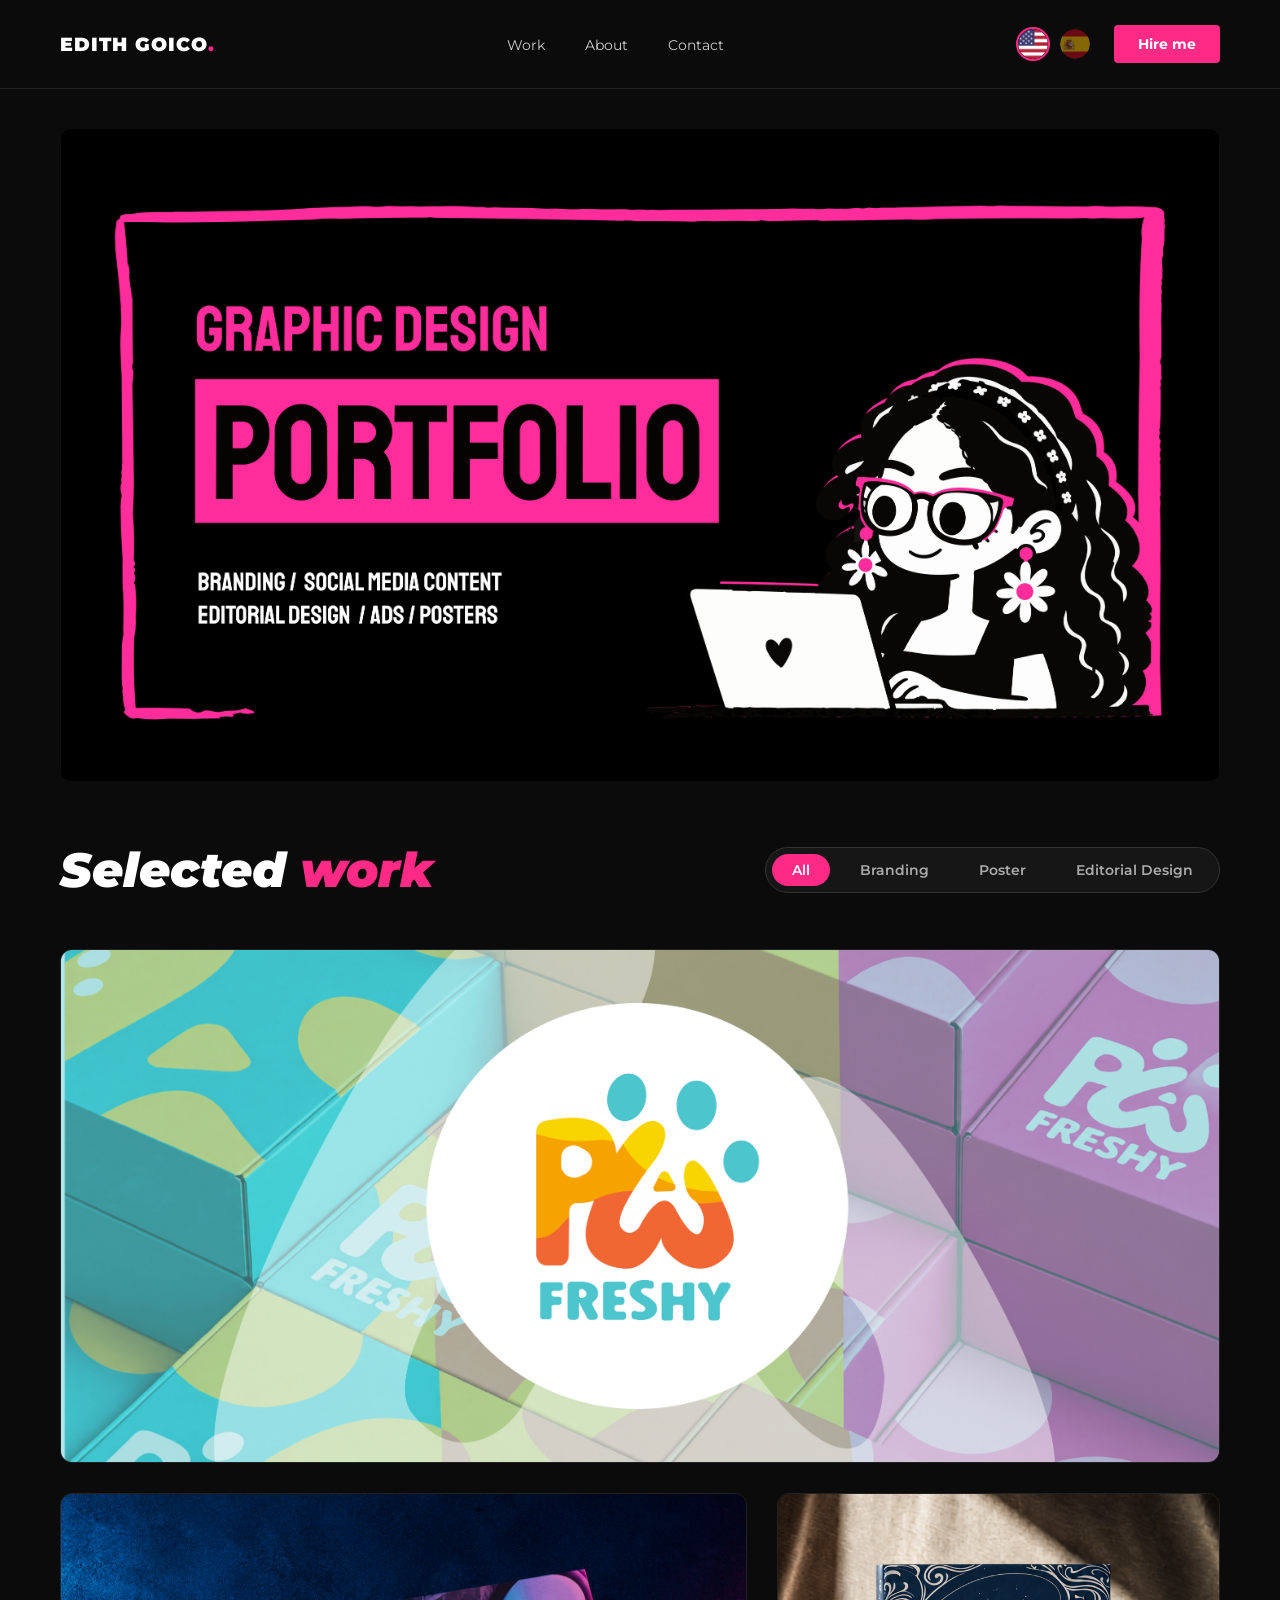
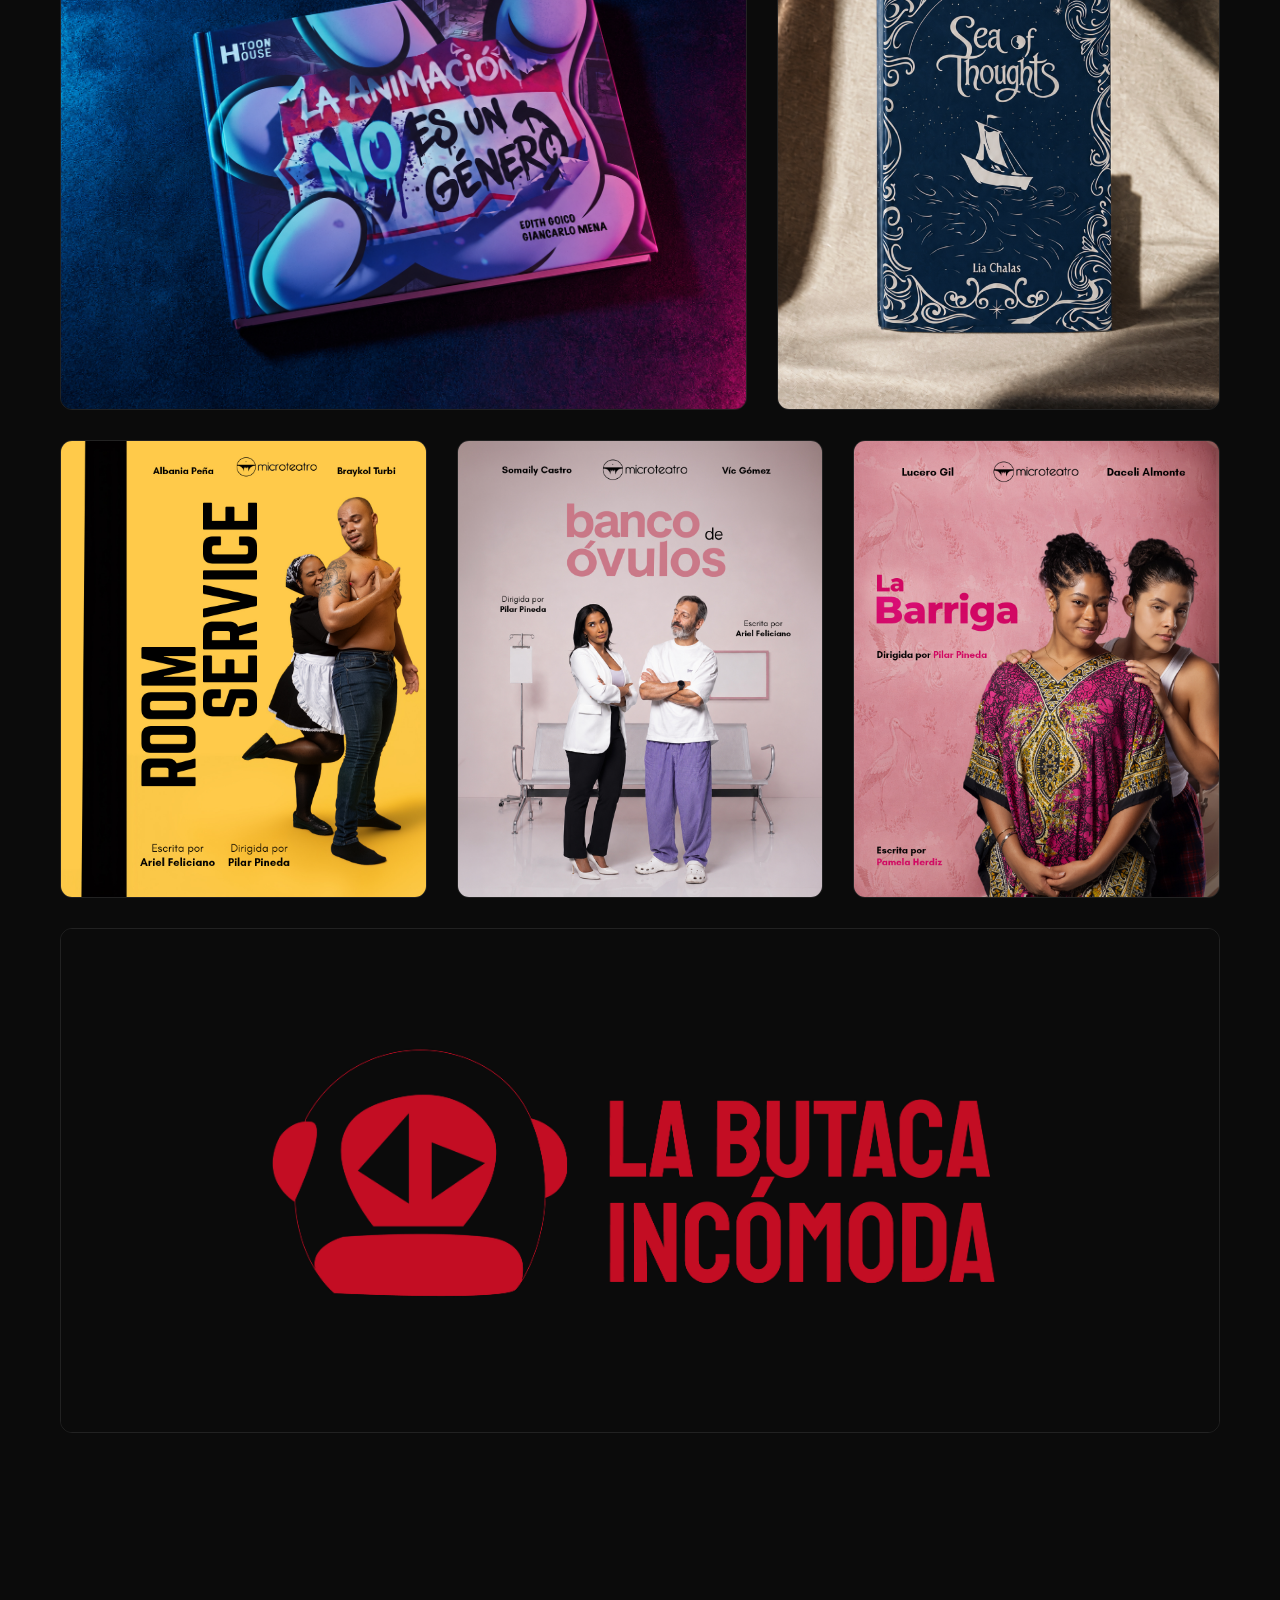
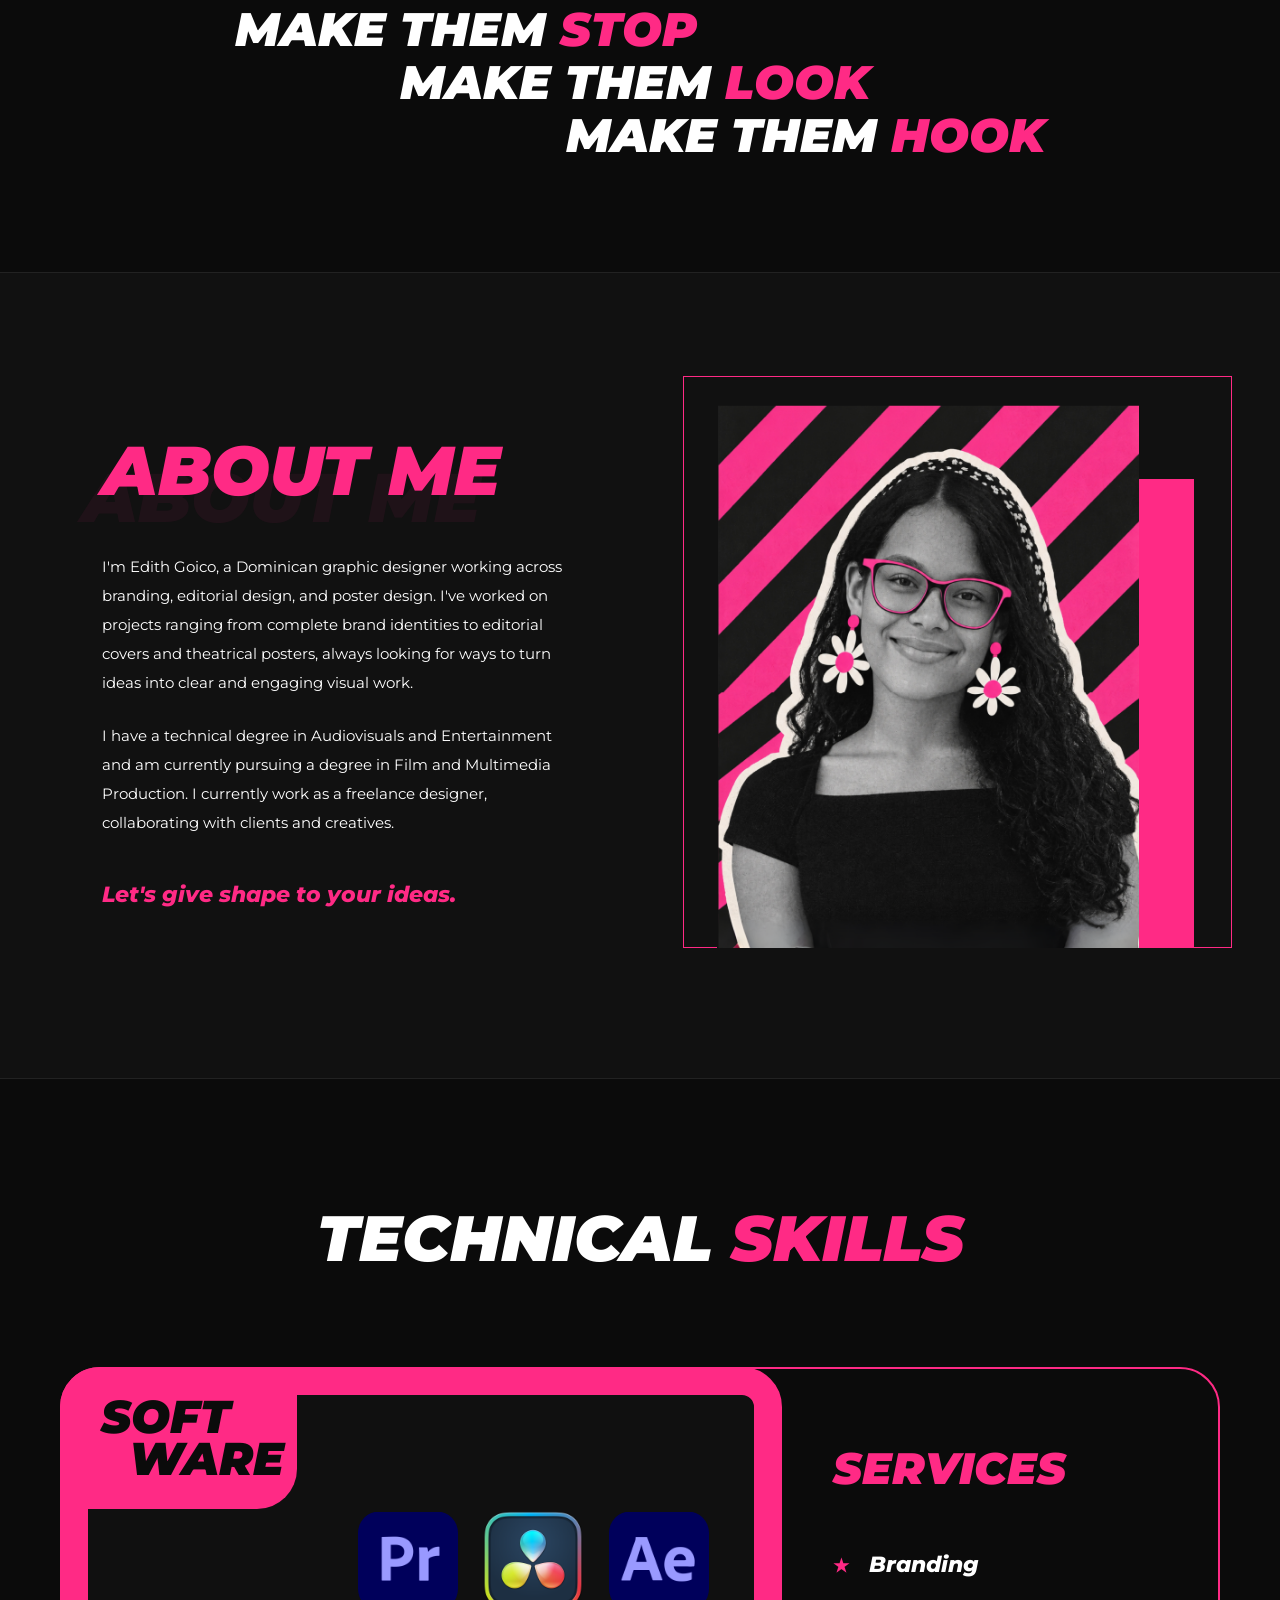
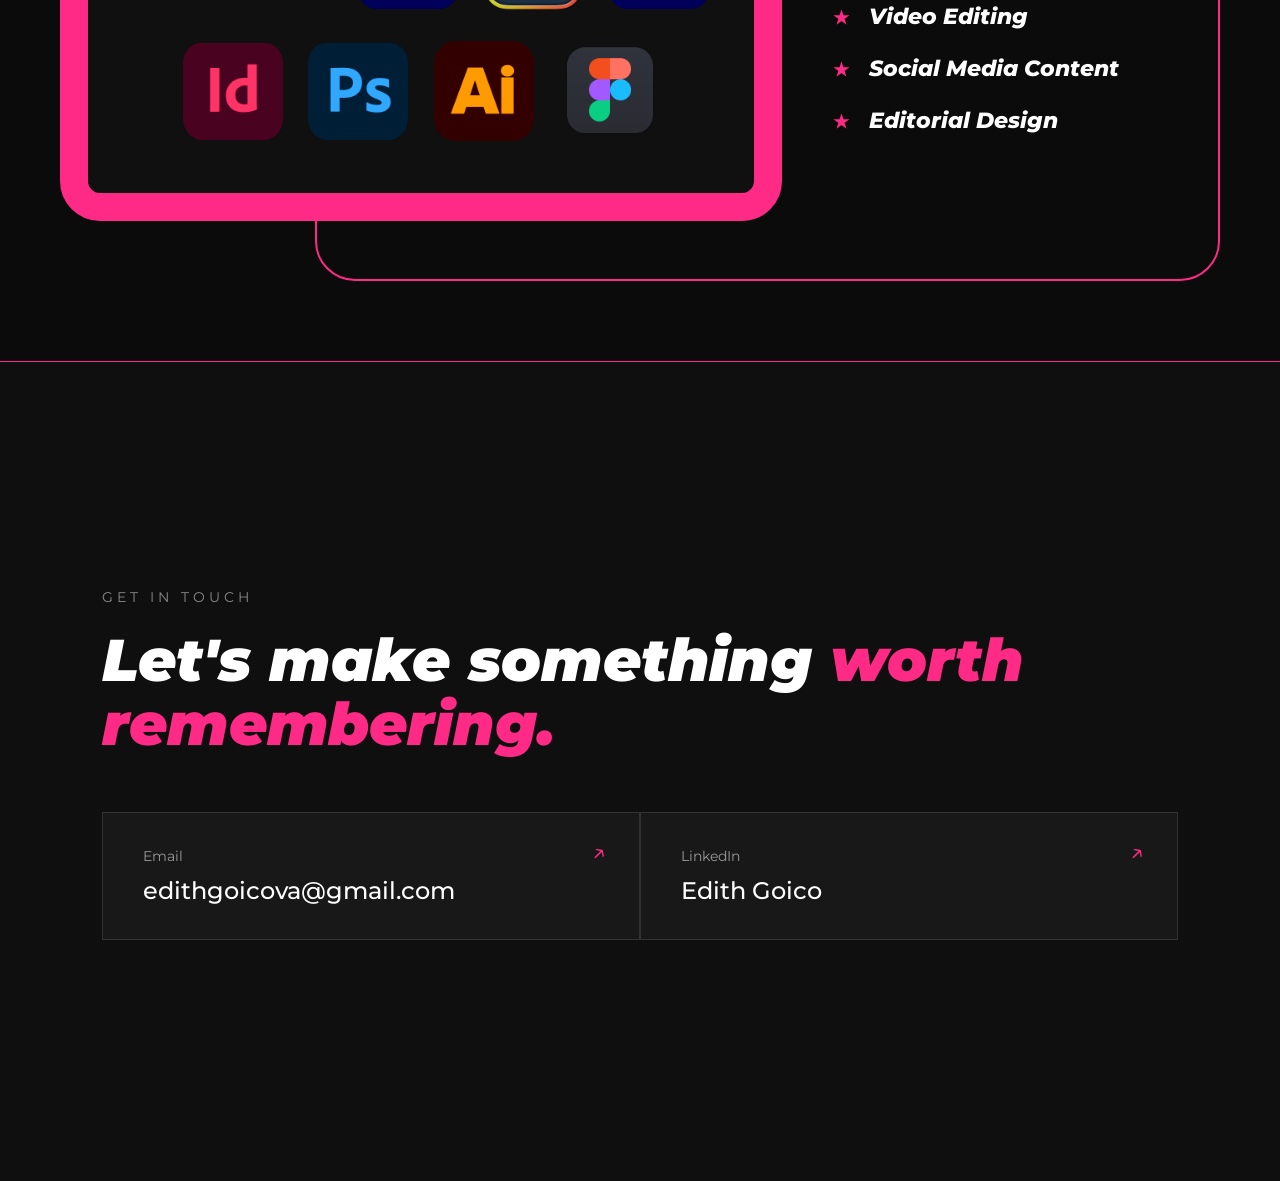
<file: index.html>
<!DOCTYPE html>
<html lang="en">
<head>
    <meta charset="UTF-8">
    <meta name="viewport" content="width=device-width, initial-scale=1.0">
    <title>Edith Goico | Film & Multimedia Portfolio</title>
    <link rel="stylesheet" href="style.css">
</head>
<body>

    <!-- Barra de navegación fija -->
    <nav class="navbar">
        <div class="nav-logo">EDITH GOICO<span>.</span></div>
        <ul class="nav-links">
            <li><a href="#work" data-i18n="nav.work">Work</a></li>
            <li><a href="#about" data-i18n="nav.about">About</a></li>
            <li><a href="#contact" data-i18n="nav.contact">Contact</a></li>
        </ul>
        <div class="nav-right">
            <div class="lang-switch">
                <button class="lang-btn active" data-lang="en" aria-label="English" aria-pressed="true">
                    <img src="english.png" alt="English">
                </button>
                <button class="lang-btn" data-lang="es" aria-label="Español" aria-pressed="false">
                    <img src="spanish.png" alt="Español">
                </button>
            </div>
            <a href="#contact" class="hire-btn" data-i18n="nav.hire">Hire me</a>
        </div>
    </nav>

    <!-- Portada -->
    <header class="hero-section">
        <!-- La imagen se asigna según el idioma (ver setLang). Así solo se descarga una portada -->
        <img src="[data-uri]" alt="Edith Goico, graphic designer. Portfolio" class="hero-img" style="aspect-ratio: 5693 / 3200;" data-i18n-alt="alt.hero" data-src-en="cover_english.jpg" data-src-es="portada_portfolio.jpg">
        <noscript><img src="cover_english.jpg" alt="Edith Goico, graphic designer. Portfolio" class="hero-img"></noscript>
    </header>

    <!-- Sección de Proyectos -->
    <main id="work" class="projects-section">
        <div class="projects-header">
            <h2 class="section-title" data-i18n-html="work.title">Selected <i>work</i></h2>
            <div class="filter-buttons">
                <button class="filter-btn active" data-filter="all" data-i18n="filter.all">All</button>
                <button class="filter-btn" data-filter="branding" data-i18n="filter.branding">Branding</button>
                <button class="filter-btn" data-filter="poster" data-i18n="filter.poster">Poster</button>
                <button class="filter-btn" data-filter="editorial" data-i18n="filter.editorial">Editorial Design</button>
            </div>
        </div>

        <div class="projects-grid">
            <!-- Pawfreshy -->
            <div class="project-card" data-category="branding">
                <img src="pawfreshy.jpg" alt="Pawfreshy branding" data-i18n-alt="alt.pawfreshy">
                <div class="card-content-overlay">
                    <span class="tag-label" data-i18n="tag.branding">BRANDING</span>
                    <h3>PAWFRESHY</h3>
                    <p class="card-desc" data-i18n="desc.pawfreshy">Developed the visual branding for a pet clothing brand, including the brand identity, color palette, typography, and graphic elements.</p>
                    <span class="project-tag-btn" data-i18n="tag.beta">BETA PROJECT</span>
                </div>
            </div>

            <!-- Fila doble -->
            <div class="projects-row-double">
                <div class="project-card" data-category="editorial">
                    <img src="animacion.jpg" alt="La animación no es un género book cover" data-i18n-alt="alt.animacion">
                    <div class="card-content-overlay">
                        <span class="tag-label" data-i18n="tag.editorial">EDITORIAL DESIGN</span>
                        <h3>LA ANIMACIÓN NO ES UN GÉNERO</h3>
                        <p class="card-desc" data-i18n="desc.animacion">Book cover design for a college project - front cover, back cover, and spine.</p>
                    </div>
                </div>

                <div class="project-card" data-category="editorial">
                    <img src="sea_of_thoughts.png" alt="Sea of Thoughts book cover" data-i18n-alt="alt.sea">
                    <div class="card-content-overlay">
                        <span class="tag-label" data-i18n="tag.editorial">EDITORIAL DESIGN</span>
                        <h3>SEA OF THOUGHTS</h3>
                        <p class="card-desc" data-i18n="desc.sea">Book cover design for a poetry collection - front cover, back cover, and spine.</p>
                    </div>
                </div>
            </div>

            <!-- Fila triple (posters) -->
            <div class="projects-row-triple">
                <div class="project-card" data-category="poster">
                    <img src="room-service.jpg" alt="Room Service poster" data-i18n-alt="alt.room">
                    <div class="card-content-overlay">
                        <span class="tag-label" data-i18n="tag.poster">POSTER</span>
                        <h3>ROOM SERVICE</h3>
                    </div>
                </div>
                <div class="project-card" data-category="poster">
                    <img src="banco-ovulos.jpg" alt="Banco de óvulos poster" data-i18n-alt="alt.banco">
                    <div class="card-content-overlay">
                        <span class="tag-label" data-i18n="tag.poster">POSTER</span>
                        <h3>BANCO DE ÓVULOS</h3>
                    </div>
                </div>
                <div class="project-card" data-category="poster">
                    <img src="la-barriga.jpg" alt="La barriga poster" data-i18n-alt="alt.barriga">
                    <div class="card-content-overlay">
                        <span class="tag-label" data-i18n="tag.poster">POSTER</span>
                        <h3>LA BARRIGA</h3>
                    </div>
                </div>
            </div>

            <!-- La Butaca Incómoda -->
            <div class="project-card" data-category="branding">
                <img src="la-butaca.jpg" alt="La butaca incómoda branding" data-i18n-alt="alt.butaca">
                <div class="card-content-overlay">
                    <span class="tag-label" data-i18n="tag.branding">BRANDING</span>
                    <h3>LA BUTACA INCÓMODA</h3>
                    <p class="card-desc" data-i18n="desc.butaca">Developed the branding for a film criticism account, including a distinctive character to strengthen its visual identity and social media presence.</p>
                </div>
            </div>
        </div>
    </main>

    <!-- Frase llamativa -->
    <section class="banner-phrase">
        <h2 class="phrase">
            <span class="phrase-line" data-i18n-html="phrase.1">MAKE THEM <em>STOP</em></span>
            <span class="phrase-line" data-i18n-html="phrase.2">MAKE THEM <em>LOOK</em></span>
            <span class="phrase-line" data-i18n-html="phrase.3">MAKE THEM <em>HOOK</em></span>
        </h2>
    </section>

    <!-- Sección About -->
    <section id="about" class="about-section">
        <div class="about-content">
            <div class="about-text">
                <h2 class="about-title" data-text="ABOUT ME" data-i18n="about.title">ABOUT ME</h2>
                <p data-i18n="about.p1">I'm Edith Goico, a Dominican graphic designer working across branding, editorial design, and poster design. I've worked on projects ranging from complete brand identities to editorial covers and theatrical posters, always looking for ways to turn ideas into clear and engaging visual work.</p>
                <p data-i18n="about.p2">I have a technical degree in Audiovisuals and Entertainment and am currently pursuing a degree in Film and Multimedia Production. I currently work as a freelance designer, collaborating with clients and creatives.</p>
                <p class="about-quote" data-i18n="about.quote">Let's give shape to your ideas.</p>
            </div>
            <div class="about-image-box">
                <div class="photo-outline"></div>
                <div class="photo-block"></div>
                <img src="foto_persona.png" alt="Portrait of Edith Goico" class="about-photo" data-i18n-alt="alt.portrait">
            </div>
        </div>
    </section>

    <!-- Sección Technical Skills & Services -->
    <section class="skills-section">
        <h2 class="section-title skills-title" data-i18n-html="skills.title">TECHNICAL <i>SKILLS</i></h2>

        <div class="skills-wrap">
            <div class="software-card">
                <div class="software-tab">SOFT<span>WARE</span></div>
                <div class="software-icons">
                    <div class="icon-row icon-row-top">
                        <img src="premiere.webp" alt="Adobe Premiere Pro">
                        <img src="da_vinci.png" alt="DaVinci Resolve">
                        <img src="after_effects.webp" alt="Adobe After Effects">
                    </div>
                    <div class="icon-row">
                        <img src="indesign.webp" alt="Adobe InDesign">
                        <!-- Cuando subas la imagen de Lightroom, quita las flechas de esta línea y ajusta el nombre del archivo -->
                        <!-- <img src="lightroom.webp" alt="Adobe Lightroom"> -->
                        <img src="photoshop.webp" alt="Adobe Photoshop">
                        <img src="illustrator.webp" alt="Adobe Illustrator">
                        <img src="figma.png" alt="Figma">
                    </div>
                </div>
            </div>

            <div class="services-card">
                <h3 data-i18n="services.title">SERVICES</h3>
                <ul>
                    <li data-i18n="svc.1">Branding</li>
                    <li data-i18n="svc.2">Video Editing</li>
                    <li data-i18n="svc.3">Social Media Content</li>
                    <li data-i18n="svc.4">Editorial Design</li>
                </ul>
            </div>
        </div>
    </section>

    <!-- Footer / Contacto -->
    <footer id="contact" class="footer-section">
        <div class="footer-inner">
            <span class="get-in-touch" data-i18n="footer.kicker">GET IN TOUCH</span>
            <h2 class="footer-title" data-i18n-html="footer.title">Let's make something <i>worth remembering.</i></h2>
            <div class="footer-contact-grid">
                <a class="contact-box" href="mailto:edithgoicova@gmail.com">
                    <span class="contact-label" data-i18n="contact.email">Email</span>
                    <span class="contact-link">edithgoicova@gmail.com</span>
                    <span class="contact-arrow">↗</span>
                </a>
                <a class="contact-box" href="https://www.linkedin.com/in/edith-goico-4761b6397/" target="_blank" rel="noopener">
                    <span class="contact-label">LinkedIn</span>
                    <span class="contact-link">Edith Goico</span>
                    <span class="contact-arrow">↗</span>
                </a>
            </div>
        </div>
    </footer>

    <script>
    /* ---------- Filtros de proyectos ---------- */
    document.querySelectorAll('.filter-btn').forEach(btn => {
        btn.addEventListener('click', () => {
            document.querySelector('.filter-btn.active').classList.remove('active');
            btn.classList.add('active');
            const f = btn.dataset.filter;
            document.querySelectorAll('.project-card').forEach(card => {
                card.style.display = (f === 'all' || card.dataset.category === f) ? '' : 'none';
            });
        });
    });

    /* ---------- Traducción English / Español ---------- */
    const translations = {
        en: {
            "meta.title": "Edith Goico | Film & Multimedia Portfolio",
            "nav.work": "Work",
            "nav.about": "About",
            "nav.contact": "Contact",
            "nav.hire": "Hire me",
            "alt.hero": "Edith Goico, graphic designer. Portfolio",
            "work.title": "Selected <i>work</i>",
            "filter.all": "All",
            "filter.branding": "Branding",
            "filter.poster": "Poster",
            "filter.editorial": "Editorial Design",
            "tag.branding": "BRANDING",
            "tag.editorial": "EDITORIAL DESIGN",
            "tag.poster": "POSTER",
            "tag.beta": "BETA PROJECT",
            "alt.pawfreshy": "Pawfreshy branding",
            "alt.animacion": "La animación no es un género book cover",
            "alt.sea": "Sea of Thoughts book cover",
            "alt.room": "Room Service poster",
            "alt.banco": "Banco de óvulos poster",
            "alt.barriga": "La barriga poster",
            "alt.butaca": "La butaca incómoda branding",
            "desc.pawfreshy": "Developed the visual branding for a pet clothing brand, including the brand identity, color palette, typography, and graphic elements.",
            "desc.animacion": "Book cover design for a college project - front cover, back cover, and spine.",
            "desc.sea": "Book cover design for a poetry collection - front cover, back cover, and spine.",
            "desc.butaca": "Developed the branding for a film criticism account, including a distinctive character to strengthen its visual identity and social media presence.",
            "phrase.1": "MAKE THEM <em>STOP</em>",
            "phrase.2": "MAKE THEM <em>LOOK</em>",
            "phrase.3": "MAKE THEM <em>HOOK</em>",
            "about.title": "ABOUT ME",
            "about.p1": "I'm Edith Goico, a Dominican graphic designer working across branding, editorial design, and poster design. I've worked on projects ranging from complete brand identities to editorial covers and theatrical posters, always looking for ways to turn ideas into clear and engaging visual work.",
            "about.p2": "I have a technical degree in Audiovisuals and Entertainment and am currently pursuing a degree in Film and Multimedia Production. I currently work as a freelance designer, collaborating with clients and creatives.",
            "about.quote": "Let's give shape to your ideas.",
            "alt.portrait": "Portrait of Edith Goico",
            "skills.title": "TECHNICAL <i>SKILLS</i>",
            "services.title": "SERVICES",
            "svc.1": "Branding",
            "svc.2": "Video Editing",
            "svc.3": "Social Media Content",
            "svc.4": "Editorial Design",
            "footer.kicker": "GET IN TOUCH",
            "footer.title": "Let's make something <i>worth remembering.</i>",
            "contact.email": "Email"
        },
        es: {
            "meta.title": "Edith Goico | Portafolio de Cine y Multimedia",
            "nav.work": "Trabajos",
            "nav.about": "Sobre mí",
            "nav.contact": "Contacto",
            "nav.hire": "Contrátame",
            "alt.hero": "Edith Goico, diseñadora gráfica. Portfolio",
            "work.title": "Trabajos <i>seleccionados</i>",
            "filter.all": "Todos",
            "filter.branding": "Branding",
            "filter.poster": "Afiches",
            "filter.editorial": "Diseño editorial",
            "tag.branding": "BRANDING",
            "tag.editorial": "DISEÑO EDITORIAL",
            "tag.poster": "AFICHE",
            "tag.beta": "PROYECTO BETA",
            "alt.pawfreshy": "Branding de Pawfreshy",
            "alt.animacion": "Portada de La animación no es un género",
            "alt.sea": "Portada de Sea of Thoughts",
            "alt.room": "Afiche de Room Service",
            "alt.banco": "Afiche de Banco de óvulos",
            "alt.barriga": "Afiche de La barriga",
            "alt.butaca": "Branding de La butaca incómoda",
            "desc.pawfreshy": "Desarrollé la identidad visual de una marca de ropa para mascotas, incluyendo la identidad de marca, la paleta de colores, la tipografía y los elementos gráficos.",
            "desc.animacion": "Diseño de portada de libro para un proyecto universitario - portada, contraportada y lomo.",
            "desc.sea": "Diseño de portada de libro para una colección de poesía - portada, contraportada y lomo.",
            "desc.butaca": "Desarrollé el branding de una cuenta de crítica de cine, incluyendo un personaje distintivo para fortalecer su identidad visual y su presencia en redes sociales.",
            "phrase.1": "HAZ QUE SE <em>DETENGAN</em>",
            "phrase.2": "HAZ QUE <em>MIREN</em>",
            "phrase.3": "HAZ QUE SE <em>ENGANCHEN</em>",
            "about.title": "SOBRE MÍ",
            "about.p1": "Soy Edith Goico, diseñadora gráfica dominicana que trabaja en branding, diseño editorial y diseño de afiches. He trabajado en proyectos que van desde identidades de marca completas hasta portadas editoriales y afiches teatrales, siempre buscando la manera de convertir ideas en trabajos visuales claros y atractivos.",
            "about.p2": "Tengo un título técnico en Audiovisuales y Entretenimiento y actualmente curso la carrera de Producción de Cine y Multimedia. Trabajo como diseñadora freelance, colaborando con clientes y creativos.",
            "about.quote": "Démosle forma a tus ideas.",
            "alt.portrait": "Retrato de Edith Goico",
            "skills.title": "HABILIDADES <i>TÉCNICAS</i>",
            "services.title": "SERVICIOS",
            "svc.1": "Branding",
            "svc.2": "Edición de video",
            "svc.3": "Contenido para redes sociales",
            "svc.4": "Diseño editorial",
            "footer.kicker": "PONTE EN CONTACTO",
            "footer.title": "Hagamos algo <i>que valga la pena recordar.</i>",
            "contact.email": "Correo"
        }
    };

    function setLang(lang) {
        const dict = translations[lang];
        document.documentElement.lang = lang;
        document.title = dict["meta.title"];

        document.querySelectorAll('[data-i18n]').forEach(el => {
            el.textContent = dict[el.dataset.i18n];
        });
        document.querySelectorAll('[data-i18n-html]').forEach(el => {
            el.innerHTML = dict[el.dataset.i18nHtml];
        });
        document.querySelectorAll('[data-i18n-alt]').forEach(el => {
            el.alt = dict[el.dataset.i18nAlt];
        });

        // La portada cambia de imagen según el idioma. Español usa portada_portfolio.jpg e inglés usa cover_english.jpg
        const heroImg = document.querySelector('.hero-img');
        const heroSrc = lang === 'es' ? heroImg.dataset.srcEs : heroImg.dataset.srcEn;
        if (heroImg.getAttribute('src') !== heroSrc) heroImg.setAttribute('src', heroSrc);

        // La sombra rosa del título de About copia el texto del título
        const aboutTitle = document.querySelector('.about-title');
        aboutTitle.dataset.text = aboutTitle.textContent;

        document.querySelectorAll('.lang-btn').forEach(btn => {
            const on = btn.dataset.lang === lang;
            btn.classList.toggle('active', on);
            btn.setAttribute('aria-pressed', on);
        });

        try { localStorage.setItem('lang', lang); } catch (e) {}
    }

    document.querySelectorAll('.lang-btn').forEach(btn => {
        btn.addEventListener('click', () => setLang(btn.dataset.lang));
    });

    // Idioma inicial. Usa el que la persona eligió antes, y si no, el idioma de su navegador
    let startLang = null;
    try { startLang = localStorage.getItem('lang'); } catch (e) {}
    if (startLang !== 'en' && startLang !== 'es') {
        startLang = (navigator.language || '').toLowerCase().startsWith('es') ? 'es' : 'en';
    }
    setLang(startLang);
    </script>

</body>
</html>
</file>
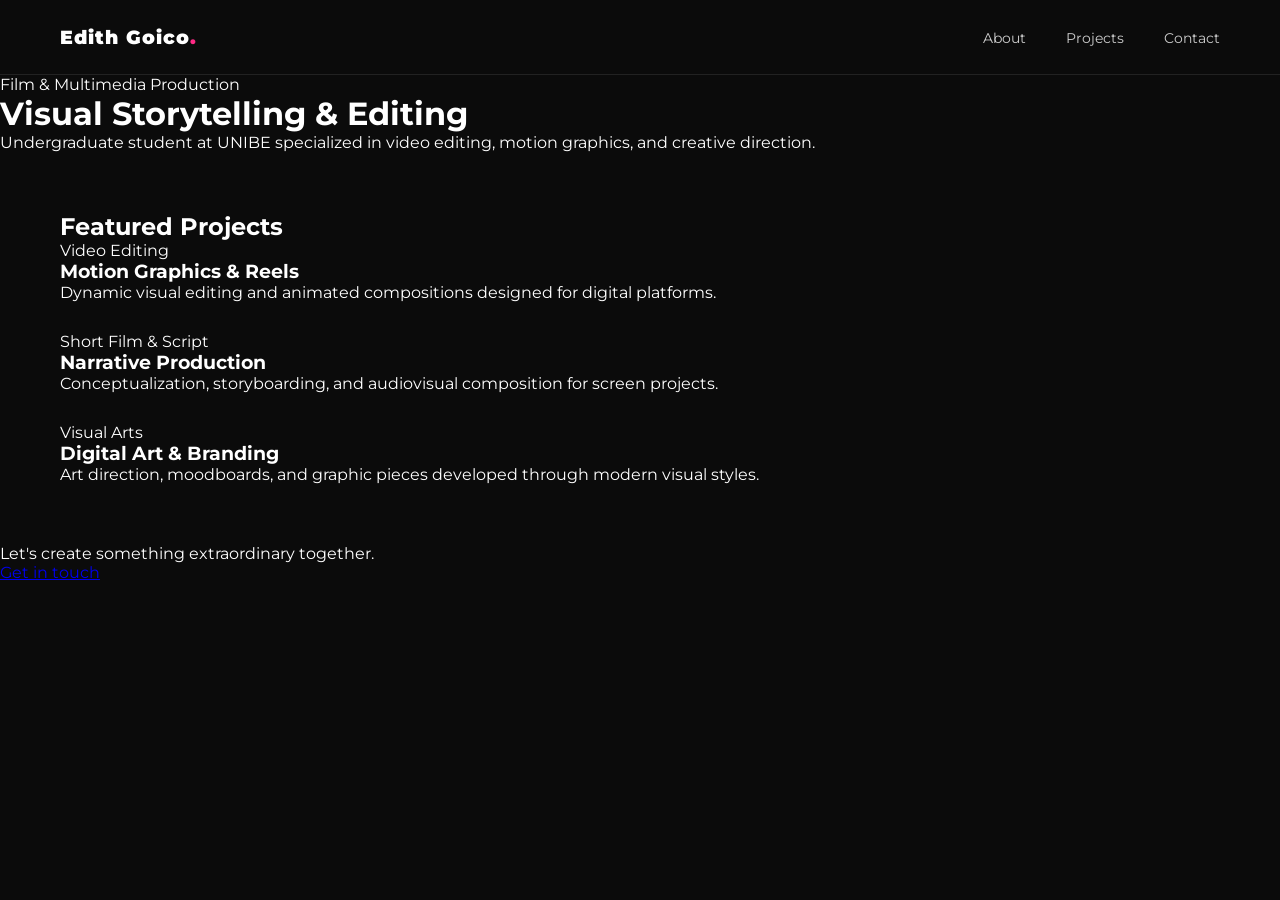
<file: gemini-code-1791604726847.html>
<!DOCTYPE html>
<html lang="en">
<head>
    <meta charset="UTF-8">
    <meta name="viewport" content="width=device-width, initial-scale=1.0">
    <title>Edith Goico | Film & Multimedia Portfolio</title>
    <link rel="stylesheet" href="style.css">
</head>
<body>

    <!-- Barra de navegación fija -->
    <nav class="navbar">
        <div class="nav-logo">Edith Goico<span>.</span></div>
        <ul class="nav-links">
            <li><a href="#about">About</a></li>
            <li><a href="#projects">Projects</a></li>
            <li><a href="#contact">Contact</a></li>
        </ul>
    </nav>

    <!-- Sección de Presentación -->
    <header class="hero">
        <div class="hero-content">
            <span class="subtitle">Film & Multimedia Production</span>
            <h1>Visual Storytelling & Editing</h1>
            <p>Undergraduate student at UNIBE specialized in video editing, motion graphics, and creative direction.</p>
        </div>
    </header>

    <!-- Sección de Proyectos con Capas Dinámicas (Hover effect) -->
    <main id="projects" class="projects-section">
        <h2>Featured Projects</h2>
        <div class="projects-grid">
            
            <!-- Proyecto 1 -->
            <div class="card-layer-effect">
                <div class="card-background"></div>
                <div class="card-content">
                    <span class="project-tag">Video Editing</span>
                    <h3>Motion Graphics & Reels</h3>
                    <p>Dynamic visual editing and animated compositions designed for digital platforms.</p>
                </div>
            </div>

            <!-- Proyecto 2 -->
            <div class="card-layer-effect">
                <div class="card-background"></div>
                <div class="card-content">
                    <span class="project-tag">Short Film & Script</span>
                    <h3>Narrative Production</h3>
                    <p>Conceptualization, storyboarding, and audiovisual composition for screen projects.</p>
                </div>
            </div>

            <!-- Proyecto 3 -->
            <div class="card-layer-effect">
                <div class="card-background"></div>
                <div class="card-content">
                    <span class="project-tag">Visual Arts</span>
                    <h3>Digital Art & Branding</h3>
                    <p>Art direction, moodboards, and graphic pieces developed through modern visual styles.</p>
                </div>
            </div>

        </div>
    </main>

    <!-- Pie de página -->
    <footer id="contact" class="footer">
        <p>Let's create something extraordinary together.</p>
        <a href="mailto:contact@edithgoico.com" class="footer-email">Get in touch</a>
    </footer>

</body>
</html>
</file>
<file: style.css>
@import url('https://fonts.googleapis.com/css2?family=Montserrat:ital,wght@0,300;0,500;0,700;0,800;0,900;1,400;1,700;1,800;1,900&display=swap');

* {
    margin: 0;
    padding: 0;
    box-sizing: border-box;
    font-family: 'Montserrat', sans-serif;
}

html {
    scroll-behavior: smooth;
}

body {
    background-color: #0b0b0b;
    color: #ffffff;
    overflow-x: hidden;
}

/* Colores */
.pink-text {
    color: #ff2a85;
}

/* ============ NAVBAR ============ */
.navbar {
    display: flex;
    justify-content: space-between;
    align-items: center;
    padding: 25px 60px;
    border-bottom: 1px solid #222;
    position: sticky;
    top: 0;
    background: #0b0b0b;
    z-index: 1000;
}

.nav-logo {
    font-weight: 900;
    font-size: 1.2rem;
    letter-spacing: 1px;
}

.nav-logo span {
    color: #ff2a85;
}

.nav-links {
    display: flex;
    list-style: none;
    gap: 40px;
}

.nav-links a {
    color: #ccc;
    text-decoration: none;
    font-size: 0.9rem;
    transition: color 0.3s;
}

.nav-links a:hover {
    color: #fff;
}

.nav-right {
    display: flex;
    align-items: center;
    gap: 22px;
}

.hire-btn {
    background-color: #ff2a85;
    color: #fff;
    padding: 10px 24px;
    border-radius: 4px;
    text-decoration: none;
    font-weight: 700;
    font-size: 0.9rem;
    transition: opacity 0.3s;
    white-space: nowrap;
}

.hire-btn:hover {
    opacity: 0.85;
}

/* Selector de idioma */
.lang-switch {
    display: flex;
    gap: 8px;
}

.lang-btn {
    width: 34px;
    height: 34px;
    padding: 0;
    border: 2px solid transparent;
    border-radius: 50%;
    background: none;
    cursor: pointer;
    opacity: 0.5;
    overflow: hidden;
    transition: opacity 0.3s, border-color 0.3s;
}

.lang-btn img {
    display: block;
    width: 100%;
    height: 100%;
    object-fit: cover;
    border-radius: 50%;
}

.lang-btn:hover {
    opacity: 1;
}

.lang-btn.active {
    opacity: 1;
    border-color: #ff2a85;
}

.lang-btn:focus-visible {
    outline: 2px solid #fff;
    outline-offset: 2px;
}

/* ============ PORTADA ============ */
.hero-section {
    padding: 40px 60px 0;
    max-width: 1400px;
    margin: 0 auto;
}

.hero-img {
    width: 100%;
    height: auto;
    display: block;
    border-radius: 12px;
}

/* ============ PROYECTOS ============ */
.projects-section {
    padding: 60px;
    max-width: 1400px;
    margin: 0 auto;
    scroll-margin-top: 80px;
}

.projects-header {
    display: flex;
    justify-content: space-between;
    align-items: center;
    margin-bottom: 50px;
}

.section-title {
    font-size: 3rem;
    font-weight: 900;
    font-style: italic;
}

.section-title i {
    font-style: italic;
    color: #ff2a85;
}

.filter-buttons {
    display: flex;
    gap: 10px;
    background: #161616;
    padding: 6px;
    border-radius: 30px;
    border: 1px solid #333;
}

.filter-btn {
    background: transparent;
    border: none;
    color: #aaa;
    padding: 8px 20px;
    border-radius: 20px;
    cursor: pointer;
    font-size: 0.85rem;
    font-weight: 600;
    transition: all 0.3s;
}

.filter-btn.active, .filter-btn:hover {
    background-color: #ff2a85;
    color: #fff;
}

/* Tarjetas de proyectos */
.projects-grid {
    display: flex;
    flex-direction: column;
    gap: 30px;
}

.project-card {
    position: relative;
    overflow: hidden;
    border: 1px solid #222;
    border-radius: 12px;
    background: #141414;
    transition: border-color 0.3s ease;
}

.project-card img {
    display: block;
    width: 100%;
    height: auto;
    transition: transform 0.5s ease;
}

.project-card:hover {
    border-color: #ff2a85;
}

.project-card:hover img {
    transform: scale(1.04);
}

.card-content-overlay {
    position: absolute;
    inset: 0;
    display: flex;
    flex-direction: column;
    justify-content: flex-end;
    padding: 40px;
    background: linear-gradient(to top, rgba(11, 11, 11, 0.92) 15%, rgba(11, 11, 11, 0.4) 60%, transparent 100%);
    opacity: 0;
    transition: opacity 0.35s ease;
}

.project-card:hover .card-content-overlay {
    opacity: 1;
}

.tag-label {
    color: #ff2a85;
    font-size: 0.75rem;
    font-weight: 700;
    letter-spacing: 1.5px;
    display: block;
    margin-bottom: 8px;
}

.project-card h3 {
    font-size: 2rem;
    font-weight: 900;
    margin-bottom: 15px;
    text-transform: uppercase;
}

.card-desc {
    color: #ccc;
    font-size: 0.95rem;
    max-width: 600px;
    line-height: 1.5;
    margin-bottom: 20px;
}

.project-tag-btn {
    display: inline-block;
    align-self: flex-start;
    background-color: #ff2a85;
    color: #fff;
    padding: 8px 18px;
    border-radius: 4px;
    text-decoration: none;
    font-size: 0.75rem;
    font-weight: 700;
    letter-spacing: 1px;
}

/* Fila doble. La columna de la animación es más ancha y ambas imágenes llenan su tarjeta */
.projects-row-double {
    display: grid;
    grid-template-columns: 1.55fr 1fr;
    gap: 30px;
}

.projects-row-double .project-card img {
    height: 100%;
    object-fit: cover;
}

.projects-row-double .card-content-overlay {
    padding: 30px;
}

.projects-row-double .project-card h3 {
    font-size: 1.5rem;
}

/* Fila triple */
.projects-row-triple {
    display: grid;
    grid-template-columns: 1fr 1fr 1fr;
    gap: 30px;
}

.projects-row-triple .card-content-overlay {
    padding: 24px;
}

.projects-row-triple .project-card h3 {
    font-size: 1.3rem;
    margin-bottom: 0;
}

/* En pantallas sin hover (celulares) el texto va debajo de la imagen */
@media (hover: none) {
    .project-card {
        display: flex;
        flex-direction: column;
    }
    .projects-row-double .project-card img {
        height: auto;
    }
    .card-content-overlay {
        position: static;
        opacity: 1;
        background: none;
        padding: 20px;
    }
    .project-card:hover img {
        transform: none;
    }
}

/* ============ FRASE ============ */
.banner-phrase {
    padding: 110px 60px;
    background: #0b0b0b;
}

.phrase {
    display: table;
    margin: 0 auto;
    font-size: clamp(1.5rem, 3.7vw, 4rem);
    font-weight: 900;
    font-style: italic;
    line-height: 1.12;
    text-transform: uppercase;
}

.phrase-line {
    display: block;
    white-space: nowrap;
}

.phrase-line:nth-child(2) {
    margin-left: 3.5em;
}

.phrase-line:nth-child(3) {
    margin-left: 7em;
}

.phrase em {
    font-style: italic;
    color: #ff2a85;
}

/* ============ ABOUT ME ============ */
.about-section {
    padding: 130px clamp(24px, 8vw, 160px);
    background: #111;
    border-top: 1px solid #222;
    border-bottom: 1px solid #222;
    scroll-margin-top: 80px;
}

.about-content {
    max-width: 1200px;
    margin: 0 auto;
    display: grid;
    grid-template-columns: 1fr 1fr;
    gap: clamp(70px, 9vw, 130px);
    align-items: center;
}

.about-title {
    position: relative;
    isolation: isolate;
    display: inline-block;
    white-space: nowrap;
    font-size: clamp(2.8rem, 5.4vw, 5rem);
    font-weight: 900;
    font-style: italic;
    line-height: 1;
    color: #ff2a85;
    margin-bottom: 0.7em;
}

/* Sombra rosa oscura detrás del título */
.about-title::before {
    content: attr(data-text);
    position: absolute;
    left: -0.3em;
    top: 0.4em;
    z-index: -1;
    color: rgba(255, 42, 133, 0.06);
}

.about-text p {
    color: #fff;
    font-size: clamp(0.95rem, 1.1vw, 1.1rem);
    line-height: 1.9;
    margin-bottom: 1.6em;
}

.about-text .about-quote {
    color: #ff2a85;
    font-weight: 800;
    font-style: italic;
    font-size: clamp(1.25rem, 1.75vw, 1.6rem);
    margin-top: 1.6em;
    margin-bottom: 0;
}

/* Foto completa, con cuadro rosa atrás y línea alrededor */
.about-image-box {
    position: relative;
    width: min(88%, 560px);
    margin: 0 8% 0 auto;
}

.about-photo {
    position: relative;
    z-index: 2;
    display: block;
    width: 100%;
    height: auto;
}

.photo-outline {
    position: absolute;
    z-index: 0;
    top: -5%;
    left: -8%;
    right: -22%;
    bottom: 0;
    border: 1.5px solid #ff2a85;
}

.photo-block {
    position: absolute;
    z-index: 1;
    top: 14%;
    left: 40%;
    right: -13%;
    bottom: 0;
    background: #ff2a85;
}

/* ============ TECHNICAL SKILLS ============ */
.skills-section {
    padding: 120px 60px 140px;
    max-width: 1400px;
    margin: 0 auto;
}

.skills-title {
    text-align: center;
    font-size: clamp(2.2rem, 5vw, 4.5rem);
}

.skills-wrap {
    position: relative;
    max-width: 1200px;
    margin: 90px auto 0;
    display: grid;
    grid-template-columns: 1.65fr 1fr;
    align-items: start;
}

/* Contorno rosa fino detrás de ambas tarjetas */
.skills-wrap::before {
    content: '';
    position: absolute;
    z-index: 0;
    top: 0;
    right: 0;
    bottom: -60px;
    left: 22%;
    border: 2px solid #ff2a85;
    border-radius: 40px;
}

.software-card {
    --bw: clamp(14px, 2.2vw, 28px);
    position: relative;
    z-index: 2;
    background: #101010;
    border: var(--bw) solid #ff2a85;
    border-radius: 40px;
    padding: clamp(70px, 9vw, 130px) clamp(16px, 3vw, 40px) clamp(28px, 4vw, 56px);
}

.software-tab {
    position: absolute;
    top: calc(-1 * var(--bw));
    left: calc(-1 * var(--bw));
    background: #ff2a85;
    color: #0b0b0b;
    font-size: clamp(1.6rem, 3.6vw, 3.4rem);
    font-weight: 900;
    font-style: italic;
    line-height: 0.92;
    padding: clamp(16px, 2.2vw, 30px) clamp(22px, 3.2vw, 46px);
    border-radius: 40px 0 40px 0;
}

.software-tab span {
    display: block;
    margin-left: 18%;
}

.software-icons {
    display: flex;
    flex-direction: column;
    gap: clamp(16px, 2.4vw, 34px);
}

.icon-row {
    display: flex;
    justify-content: center;
    align-items: center;
    flex-wrap: wrap;
    gap: clamp(10px, 2vw, 28px);
}

.icon-row-top {
    padding-left: 38%;
}

.software-icons img {
    width: clamp(56px, 8vw, 100px);
    height: clamp(56px, 8vw, 100px);
    object-fit: contain;
    border-radius: 22%;
}

.services-card {
    position: relative;
    z-index: 1;
    align-self: stretch;
    display: flex;
    flex-direction: column;
    justify-content: center;
    padding: 20px clamp(20px, 4vw, 60px);
}

.services-card h3 {
    font-size: clamp(1.8rem, 3.4vw, 3rem);
    font-weight: 900;
    font-style: italic;
    color: #ff2a85;
    margin-bottom: 1em;
}

.services-card ul {
    list-style: none;
}

.services-card li {
    display: flex;
    align-items: baseline;
    gap: 0.9em;
    font-size: clamp(1rem, 1.7vw, 1.6rem);
    font-weight: 800;
    font-style: italic;
    padding: 0.6em 0;
    color: #fff;
}

.services-card li::before {
    content: '★';
    font-style: normal;
    font-size: 0.85em;
    color: #ff2a85;
}

/* ============ CONTACT ============ */
.footer-section {
    padding: clamp(80px, 9vw, 120px) clamp(24px, 8vw, 160px) clamp(90px, 10vw, 140px);
    background: #0f0f0f;
    border-top: 1px solid #ff2a85;
    scroll-margin-top: 80px;
    min-height: calc(100vh - 80px);
    min-height: calc(100svh - 80px);
    display: flex;
    align-items: center;
}

.footer-inner {
    width: 100%;
    max-width: 1200px;
    margin: 0 auto;
}

.get-in-touch {
    font-size: 0.85rem;
    letter-spacing: 4px;
    color: #888;
    display: block;
    margin-bottom: 24px;
}

.footer-title {
    font-size: clamp(2rem, 4.6vw, 4.2rem);
    font-weight: 900;
    font-style: italic;
    line-height: 1.08;
    margin-bottom: 56px;
}

.footer-title i {
    font-style: italic;
    color: #ff2a85;
}

.footer-contact-grid {
    display: grid;
    grid-template-columns: 1fr 1fr;
    gap: 0;
}

.contact-box {
    position: relative;
    display: flex;
    flex-direction: column;
    gap: 10px;
    padding: 34px 40px;
    background: #181818;
    border: 1px solid #333;
    text-decoration: none;
    color: #fff;
    transition: border-color 0.3s, background 0.3s;
}

.contact-box:hover {
    border-color: #ff2a85;
    background: #1d1d1d;
}

.contact-label {
    color: #999;
    font-size: 0.9rem;
}

.contact-link {
    font-size: clamp(1.1rem, 1.9vw, 1.6rem);
    font-weight: 500;
    word-break: break-word;
    padding-right: 40px;
}

.contact-arrow {
    position: absolute;
    top: 26px;
    right: 32px;
    color: #ff2a85;
    font-size: 1.6rem;
    line-height: 1;
}

/* ============ RESPONSIVE ============ */
@media (max-width: 900px) {
    .navbar {
        flex-wrap: wrap;
        gap: 12px;
        padding: 16px 20px;
    }
    .nav-links {
        gap: 18px;
    }
    .nav-right {
        gap: 14px;
    }
    .hero-section {
        padding: 20px 20px 0;
    }
    .projects-section {
        padding: 40px 20px;
    }
    .projects-header {
        flex-direction: column;
        align-items: flex-start;
        gap: 20px;
    }
    .filter-buttons {
        flex-wrap: wrap;
        border-radius: 20px;
    }
    .projects-row-double,
    .projects-row-triple {
        grid-template-columns: 1fr;
    }
    .projects-row-double .project-card img {
        height: auto;
    }
    .section-title {
        font-size: 2rem;
    }

    /* Frase */
    .banner-phrase {
        padding: 60px 20px;
    }
    .phrase {
        font-size: 4.6vw;
    }
    .phrase-line:nth-child(2) {
        margin-left: 1.2em;
    }
    .phrase-line:nth-child(3) {
        margin-left: 2.4em;
    }

    /* About */
    .about-section {
        padding: 70px 24px;
    }
    .about-content {
        grid-template-columns: 1fr;
        gap: 70px;
    }
    .about-title::before {
        left: -0.12em;
    }
    .about-image-box {
        width: 68%;
        margin: 0 auto;
    }

    /* Skills */
    .skills-section {
        padding: 70px 20px 80px;
    }
    .skills-wrap {
        display: block;
        margin-top: 50px;
    }
    .skills-wrap::before {
        display: none;
    }
    .software-icons img {
        width: 15vw;
        height: 15vw;
    }
    .services-card {
        margin-top: 30px;
        padding: 36px 24px;
        border: 2px solid #ff2a85;
        border-radius: 30px;
    }

    /* Contact */
    .footer-section {
        padding: 70px 24px 90px;
    }
    .footer-title {
        margin-bottom: 40px;
    }
    .footer-contact-grid {
        grid-template-columns: 1fr;
    }
    .contact-box {
        padding: 28px 24px;
    }
    .contact-arrow {
        top: 20px;
        right: 22px;
    }
}
</file>
